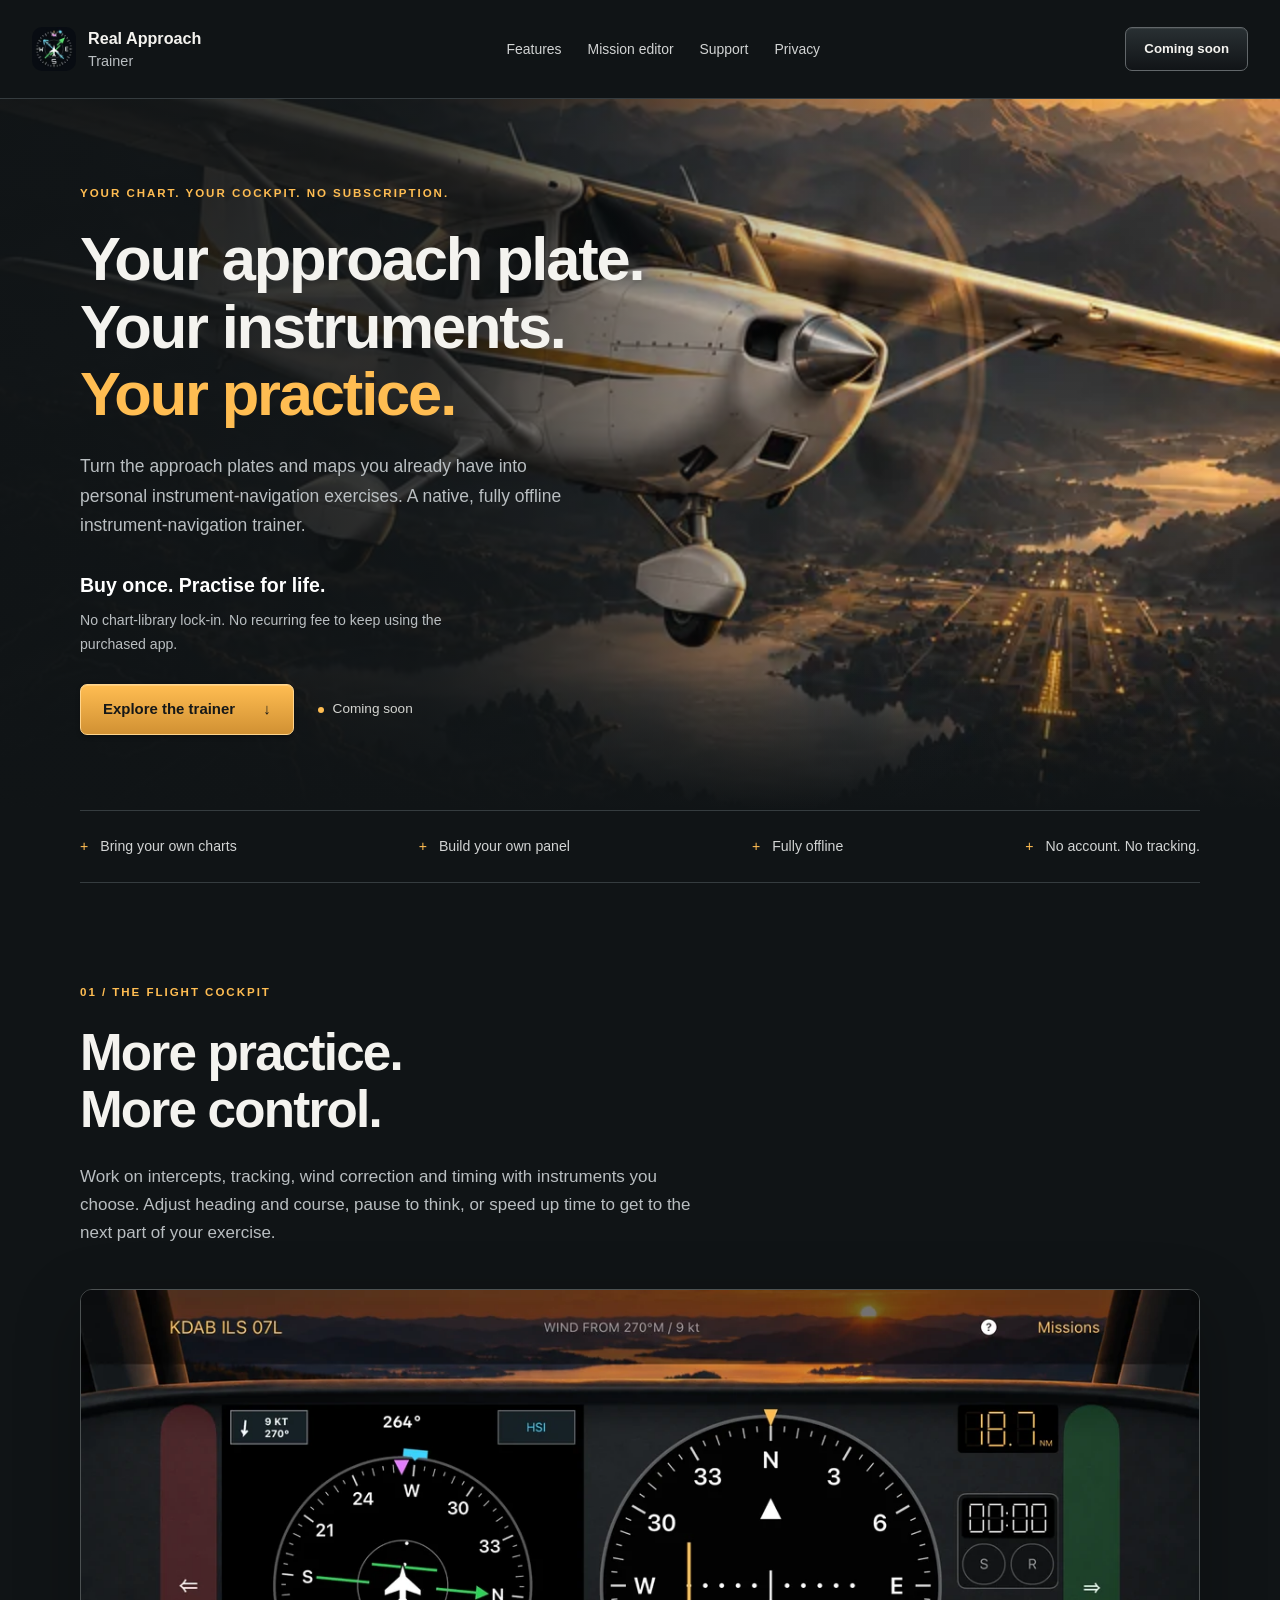
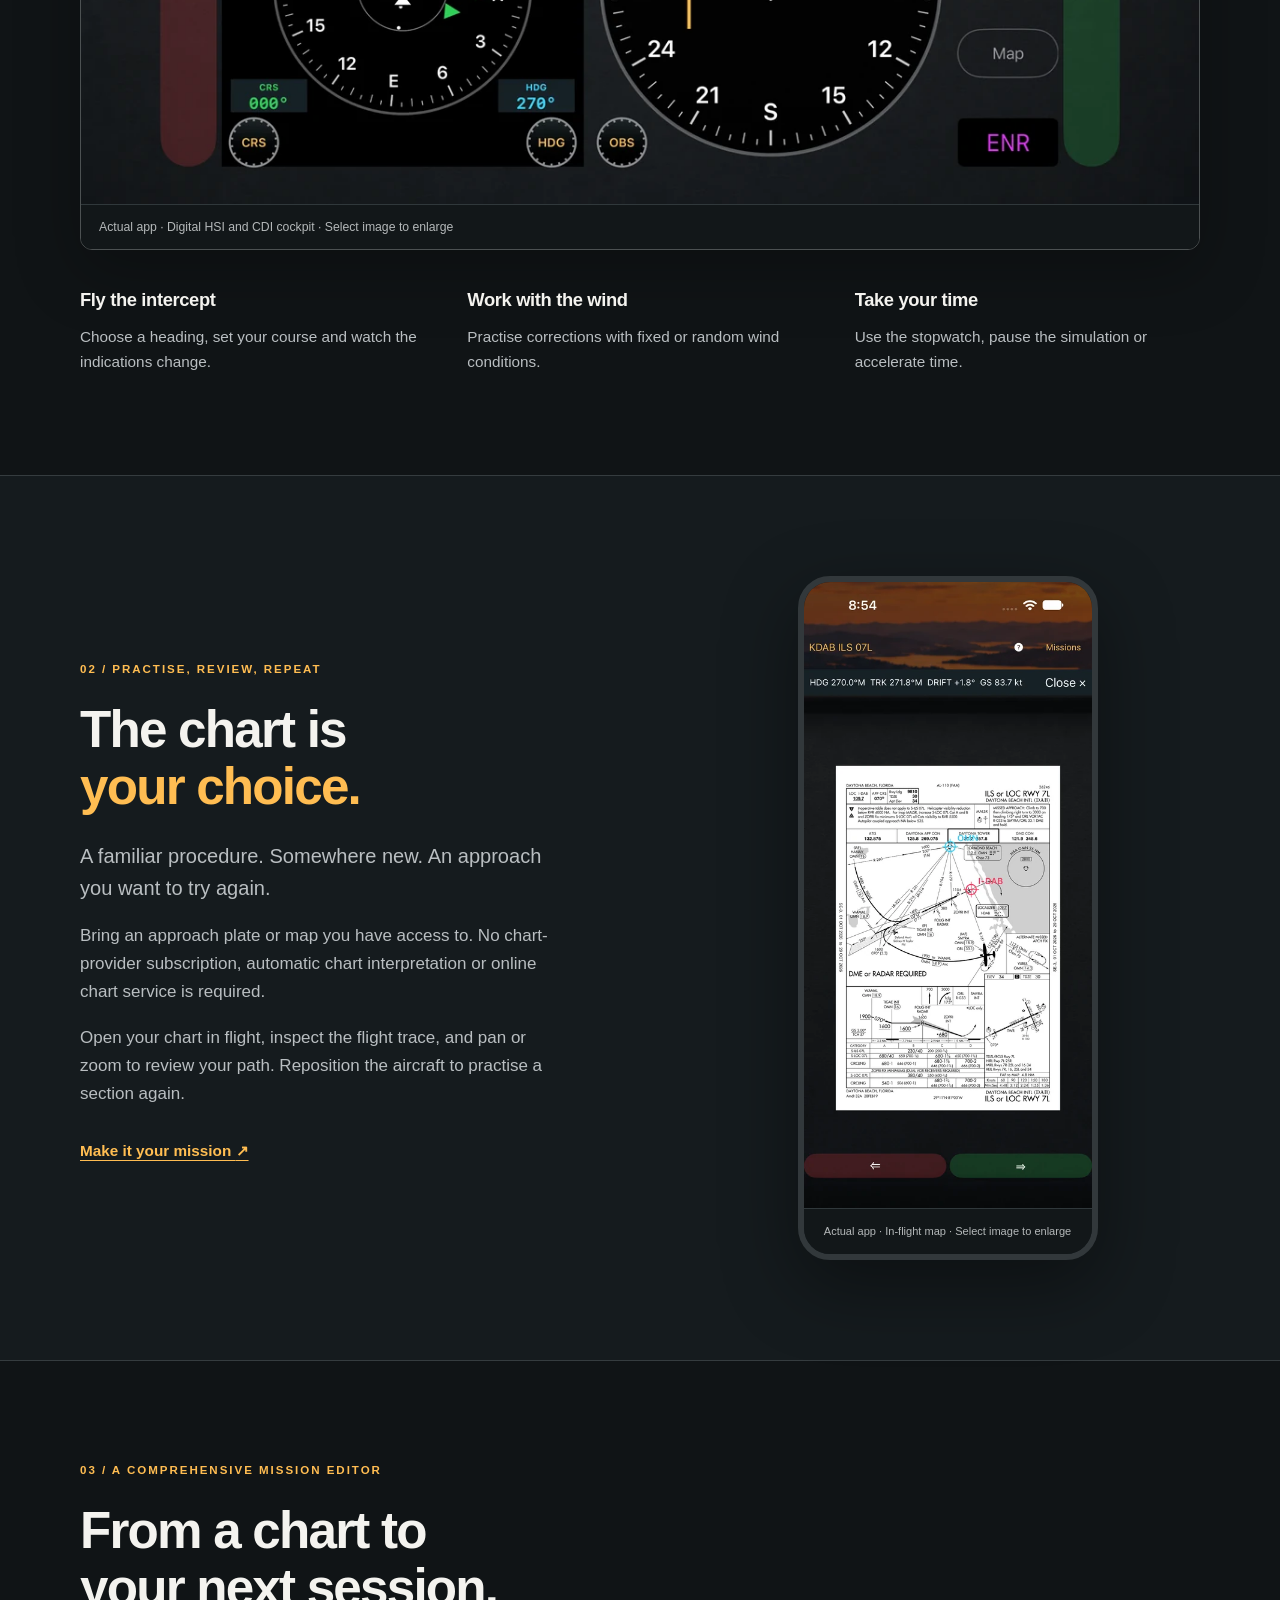
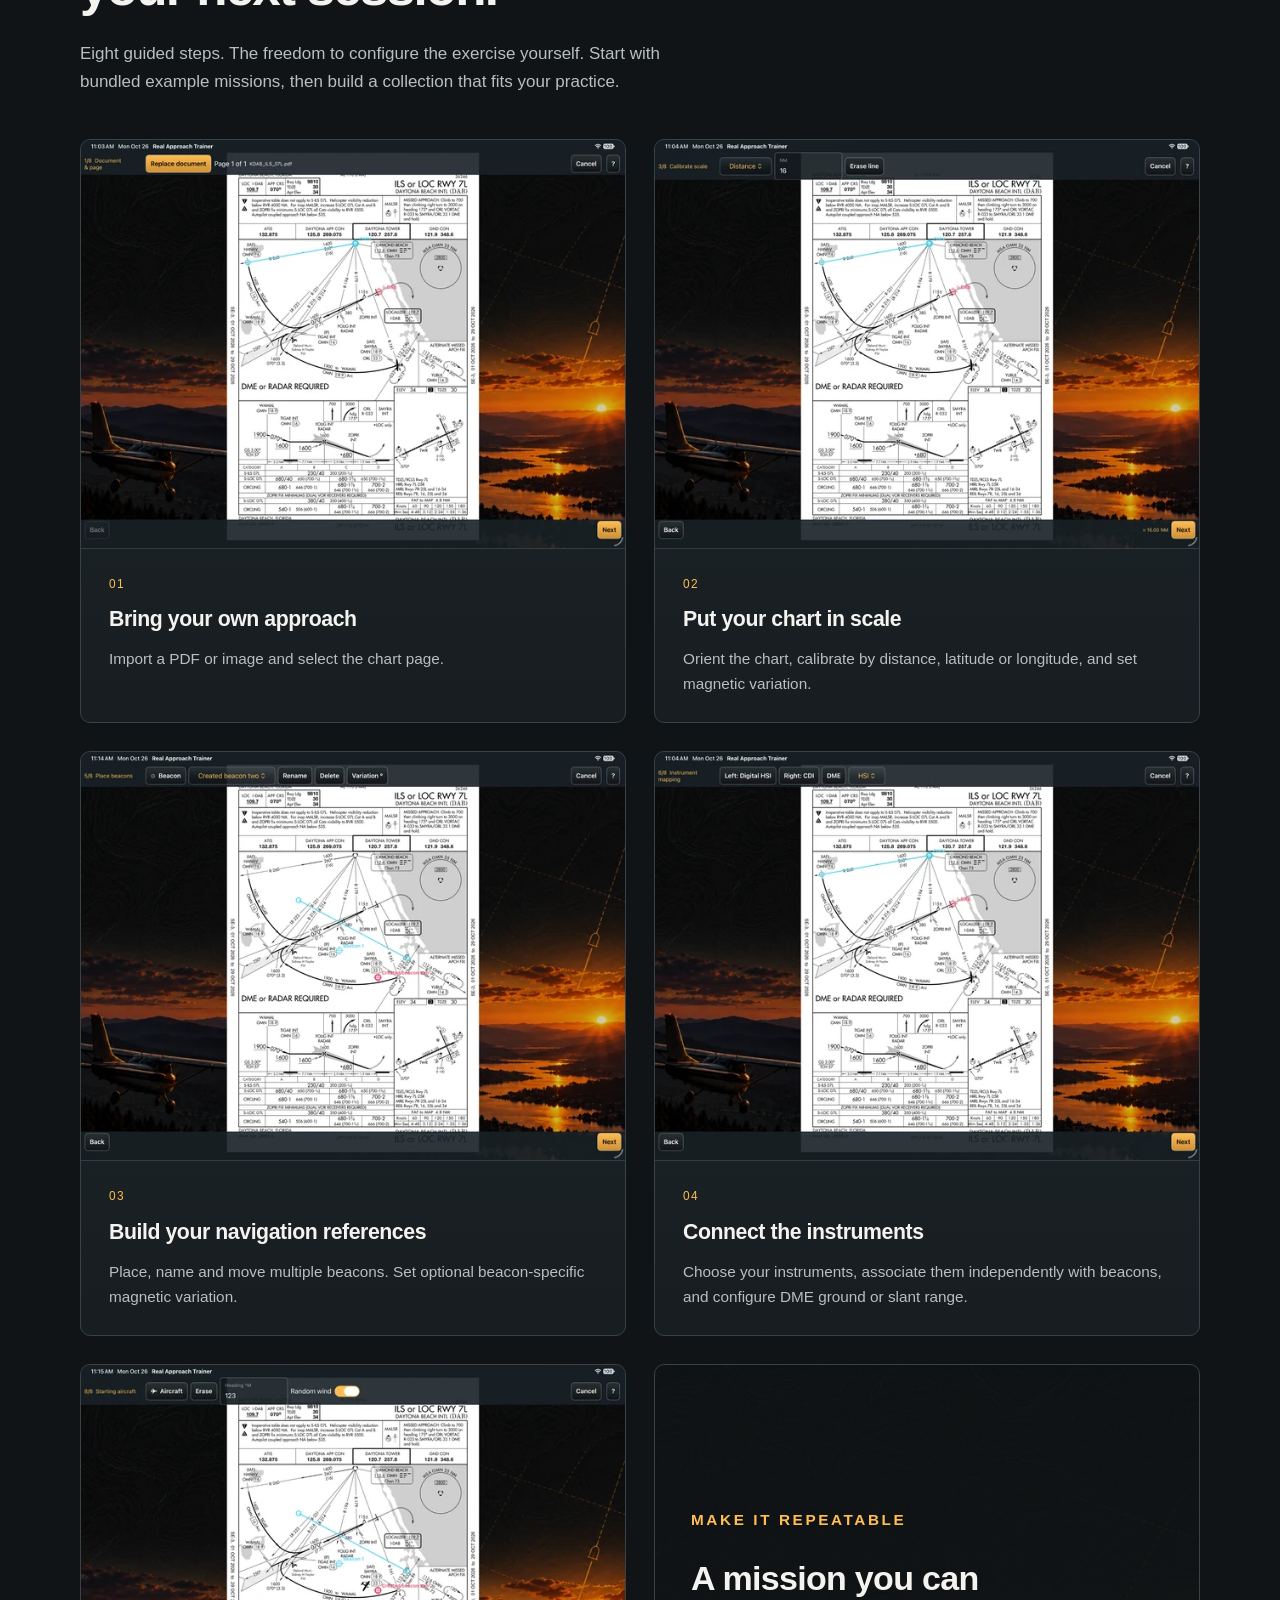
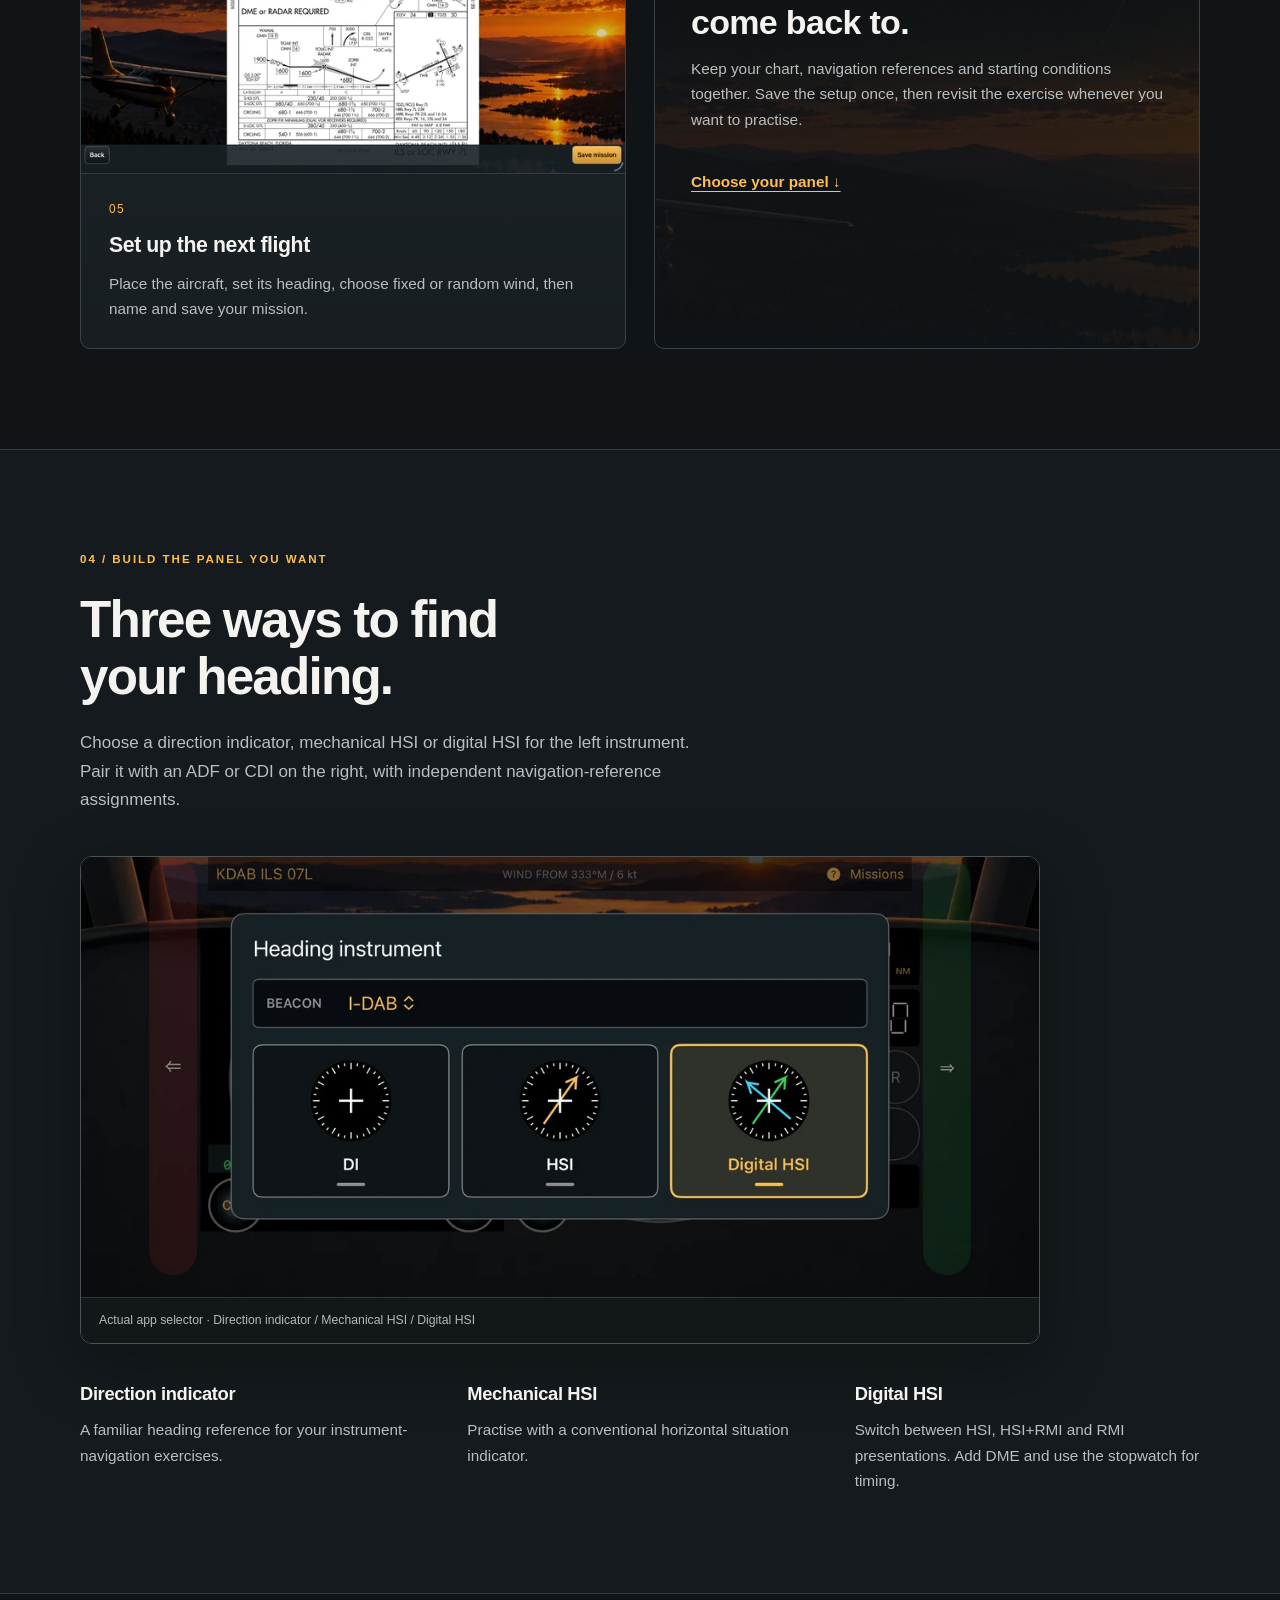
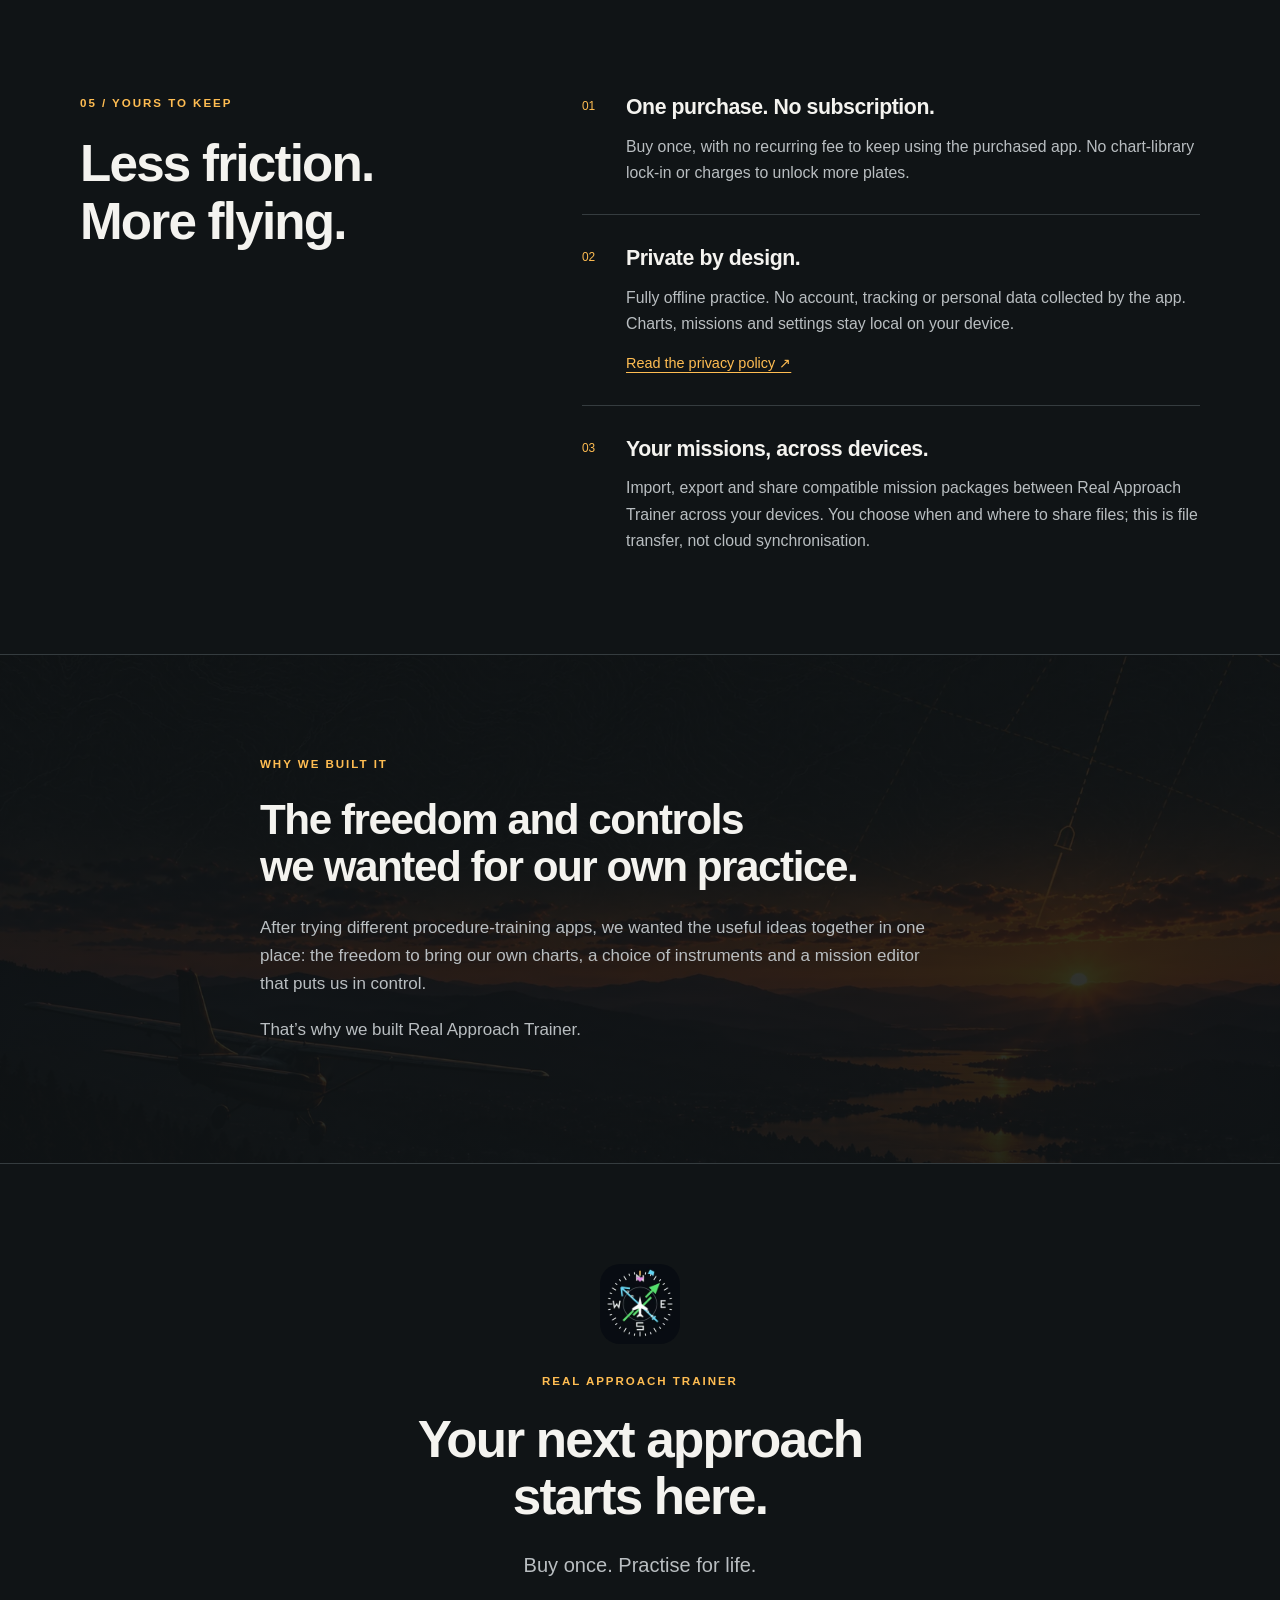
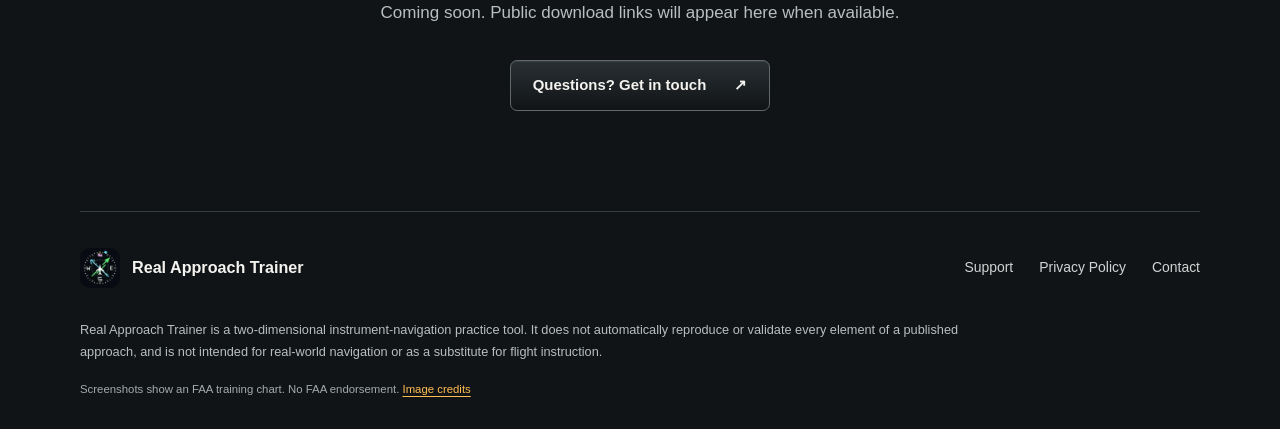
<file: index.html>
<!doctype html>
<html lang="en">
<head>
<meta charset="utf-8">
<meta name="viewport" content="width=device-width, initial-scale=1">
<meta name="description" content="Your approach plate. Your instruments. Your practice. Real Approach Trainer is a fully offline instrument-navigation trainer. Buy once, no subscription.">
<link rel="canonical" href="https://approachtrainer.com/">
<meta property="og:url" content="https://approachtrainer.com/">
<meta name="color-scheme" content="dark">
<meta name="theme-color" content="#101416">
<title>Real Approach Trainer — Your approach. Your practice.</title>
<link rel="icon" type="image/webp" href="assets/app-icon-96.webp">
<link rel="stylesheet" href="styles.css">
</head>
<body class="landing">
<a class="skip" href="#main">Skip to content</a>
<header class="site-header">
<div class="header-inner">
<a class="brand" href="./">
<img src="./assets/app-icon-96.webp" width="44" height="44" alt="">
<span>Real Approach<span class="brand-second">Trainer</span>
</span>
</a>
<nav aria-label="Main navigation">
<a href="./#features">Features</a>
<a href="./#mission-editor">Mission editor</a>
<a href="./support/">Support</a>
<a href="./privacy/">Privacy</a>
</nav>
<a class="button secondary availability" href="./#availability">Coming soon</a>
</div>
</header>
<main id="main">
<section class="hero" aria-labelledby="hero-title">
<picture class="hero-art">
<source media="(max-width: 720px)" srcset="assets/hero-portrait-640.webp 640w, assets/hero-portrait-941.webp 941w" sizes="100vw">
<img src="assets/hero-landscape-1672.webp" srcset="assets/hero-landscape-960.webp 960w, assets/hero-landscape-1672.webp 1672w" sizes="100vw" width="1672" height="941" alt="" fetchpriority="high">
</picture>
<div class="hero-content wrap">
<p class="eyebrow">Your chart. Your cockpit. No subscription.</p>
<h1 id="hero-title">Your approach plate.<br>Your instruments.<br>
<em>Your practice.</em>
</h1>
<p class="hero-description">Turn the approach plates and maps you already have into personal instrument-navigation exercises. A native, fully offline instrument-navigation trainer.</p>
<p class="value-line">Buy once. Practise for life.</p>
<p class="hero-note">No chart-library lock-in. No recurring fee to keep using the purchased app.</p>
<div class="actions">
<a class="button" href="#features">Explore the trainer <span aria-hidden="true">↓</span>
</a>
<span class="status">Coming soon</span>
</div>
</div>
</section>
<div class="principles wrap" aria-label="Product highlights">
<span>Bring your own charts</span>
<span>Build your own panel</span>
<span>Fully offline</span>
<span>No account. No tracking.</span>
</div>
<section class="section wrap" id="features">
<div class="section-heading">
<p class="eyebrow">01 / The flight cockpit</p>
<h2>More practice.<br>More control.</h2>
<p>Work on intercepts, tracking, wind correction and timing with instruments you choose. Adjust heading and course, pause to think, or speed up time to get to the next part of your exercise.</p>
</div>
<figure class="screen wide-screen">
<a class="image-link" href="assets/cockpit-1200.webp" aria-label="Open full cockpit screenshot">
<img class="" src="assets/cockpit-1200.webp" srcset="assets/cockpit-640.webp 640w, assets/cockpit-1200.webp 1200w" sizes="(max-width: 720px) 92vw, 1120px" width="1200" height="552" alt="Real Approach Trainer landscape cockpit with digital HSI, CDI, DME, stopwatch and flight controls" loading="lazy" decoding="async">
</a>
<figcaption>Actual app · Digital HSI and CDI cockpit · Select image to enlarge</figcaption>
</figure>
<div class="three-notes">
<div>
<h3>Fly the intercept</h3>
<p>Choose a heading, set your course and watch the indications change.</p>
</div>
<div>
<h3>Work with the wind</h3>
<p>Practise corrections with fixed or random wind conditions.</p>
</div>
<div>
<h3>Take your time</h3>
<p>Use the stopwatch, pause the simulation or accelerate time.</p>
</div>
</div>
</section>
<section class="map-section section">
<div class="wrap split">
<div class="map-copy">
<p class="eyebrow">02 / Practise, review, repeat</p>
<h2>The chart is<br>
<em>your choice.</em>
</h2>
<p class="lead">A familiar procedure. Somewhere new. An approach you want to try again.</p>
<p>Bring an approach plate or map you have access to. No chart-provider subscription, automatic chart interpretation or online chart service is required.</p>
<p>Open your chart in flight, inspect the flight trace, and pan or zoom to review your path. Reposition the aircraft to practise a section again.</p>
<a class="text-link" href="#mission-editor">Make it your mission <span aria-hidden="true">↗</span>
</a>
</div>
<figure class="phone-screen">
<a class="image-link" href="assets/map-800.webp" aria-label="Open full map screenshot">
<img class="" src="assets/map-800.webp" srcset="assets/map-480.webp 480w, assets/map-800.webp 800w" sizes="(max-width: 720px) 80vw, 360px" width="800" height="1739" alt="In-flight map showing FAA Daytona Beach ILS or LOC Runway 7L chart, aircraft position, navigation references and flight trace" loading="lazy" decoding="async">
</a>
<figcaption>Actual app · In-flight map · Select image to enlarge</figcaption>
</figure>
</div>
</section>
<section class="section wrap" id="mission-editor">
<div class="section-heading">
<p class="eyebrow">03 / A comprehensive mission editor</p>
<h2>From a chart to<br>your next session.</h2>
<p>Eight guided steps. The freedom to configure the exercise yourself. Start with bundled example missions, then build a collection that fits your practice.</p>
</div>
<div class="editor-grid">
<article class="editor-card">
<figure>
<a class="image-link" href="assets/import-1200.webp" aria-label="Open full import screenshot">
<img class="" src="assets/import-1200.webp" srcset="assets/import-640.webp 640w, assets/import-1200.webp 1200w" sizes="(max-width: 720px) 92vw, (max-width: 1000px) 46vw, 540px" width="1200" height="900" alt="Mission editor document and page step with an imported FAA Daytona Beach approach plate" loading="lazy" decoding="async">
</a>
</figure>
<div class="card-copy">
<span class="step">01</span>
<h3>Bring your own approach</h3>
<p>Import a PDF or image and select the chart page.</p>
</div>
</article>
<article class="editor-card">
<figure>
<a class="image-link" href="assets/calibration-1200.webp" aria-label="Open full calibration screenshot">
<img class="" src="assets/calibration-1200.webp" srcset="assets/calibration-640.webp 640w, assets/calibration-1200.webp 1200w" sizes="(max-width: 720px) 92vw, (max-width: 1000px) 46vw, 540px" width="1200" height="900" alt="Mission editor calibrating the scale of the FAA Daytona Beach chart using a drawn distance reference" loading="lazy" decoding="async">
</a>
</figure>
<div class="card-copy">
<span class="step">02</span>
<h3>Put your chart in scale</h3>
<p>Orient the chart, calibrate by distance, latitude or longitude, and set magnetic variation.</p>
</div>
</article>
<article class="editor-card">
<figure>
<a class="image-link" href="assets/beacons-1200.webp" aria-label="Open full beacons screenshot">
<img class="" src="assets/beacons-1200.webp" srcset="assets/beacons-640.webp 640w, assets/beacons-1200.webp 1200w" sizes="(max-width: 720px) 92vw, (max-width: 1000px) 46vw, 540px" width="1200" height="900" alt="Mission editor showing two user-placed beacons on the FAA Daytona Beach chart" loading="lazy" decoding="async">
</a>
</figure>
<div class="card-copy">
<span class="step">03</span>
<h3>Build your navigation references</h3>
<p>Place, name and move multiple beacons. Set optional beacon-specific magnetic variation.</p>
</div>
</article>
<article class="editor-card">
<figure>
<a class="image-link" href="assets/associations-1200.webp" aria-label="Open full associations screenshot">
<img class="" src="assets/associations-1200.webp" srcset="assets/associations-640.webp 640w, assets/associations-1200.webp 1200w" sizes="(max-width: 720px) 92vw, (max-width: 1000px) 46vw, 540px" width="1200" height="900" alt="Instrument mapping step with left digital HSI, right CDI and DME controls above the FAA chart" loading="lazy" decoding="async">
</a>
</figure>
<div class="card-copy">
<span class="step">04</span>
<h3>Connect the instruments</h3>
<p>Choose your instruments, associate them independently with beacons, and configure DME ground or slant range.</p>
</div>
</article>
<article class="editor-card">
<figure>
<a class="image-link" href="assets/aircraft-1200.webp" aria-label="Open full aircraft screenshot">
<img class="" src="assets/aircraft-1200.webp" srcset="assets/aircraft-640.webp 640w, assets/aircraft-1200.webp 1200w" sizes="(max-width: 720px) 92vw, (max-width: 1000px) 46vw, 540px" width="1200" height="900" alt="Starting aircraft step showing aircraft position, heading and random wind controls on the FAA chart" loading="lazy" decoding="async">
</a>
</figure>
<div class="card-copy">
<span class="step">05</span>
<h3>Set up the next flight</h3>
<p>Place the aircraft, set its heading, choose fixed or random wind, then name and save your mission.</p>
</div>
</article>
<article class="editor-card editor-summary">
<p class="eyebrow">Make it repeatable</p>
<h3>A mission you can<br>come back to.</h3>
<p>Keep your chart, navigation references and starting conditions together. Save the setup once, then revisit the exercise whenever you want to practise.</p>
<a class="text-link" href="#your-panel">Choose your panel ↓</a>
</article>
</div>
</section>
<section class="panel-section section" id="your-panel">
<div class="wrap">
<div class="section-heading">
<p class="eyebrow">04 / Build the panel you want</p>
<h2>Three ways to find<br>your heading.</h2>
<p>Choose a direction indicator, mechanical HSI or digital HSI for the left instrument. Pair it with an ADF or CDI on the right, with independent navigation-reference assignments.</p>
</div>
<figure class="screen selector">
<a class="image-link" href="assets/instruments-1200.webp" aria-label="Open full instruments screenshot">
<img class="" src="assets/instruments-1200.webp" srcset="assets/instruments-640.webp 640w, assets/instruments-1200.webp 1200w" sizes="(max-width: 720px) 92vw, 1120px" width="1200" height="552" alt="Actual left instrument selector offering DI, HSI and Digital HSI, with Digital HSI selected" loading="lazy" decoding="async">
</a>
<figcaption>Actual app selector · Direction indicator / Mechanical HSI / Digital HSI</figcaption>
</figure>
<div class="three-notes">
<div>
<h3>Direction indicator</h3>
<p>A familiar heading reference for your instrument-navigation exercises.</p>
</div>
<div>
<h3>Mechanical HSI</h3>
<p>Practise with a conventional horizontal situation indicator.</p>
</div>
<div>
<h3>Digital HSI</h3>
<p>Switch between HSI, HSI+RMI and RMI presentations. Add DME and use the stopwatch for timing.</p>
</div>
</div>
</div>
</section>
<section class="section wrap value-section">
<div>
<p class="eyebrow">05 / Yours to keep</p>
<h2>Less friction.<br>More flying.</h2>
</div>
<div class="value-grid">
<article>
<span aria-hidden="true">01</span>
<h3>One purchase. No subscription.</h3>
<p>Buy once, with no recurring fee to keep using the purchased app. No chart-library lock-in or charges to unlock more plates.</p>
</article>
<article>
<span aria-hidden="true">02</span>
<h3>Private by design.</h3>
<p>Fully offline practice. No account, tracking or personal data collected by the app. Charts, missions and settings stay local on your device.</p>
<a href="privacy/">Read the privacy policy ↗</a>
</article>
<article>
<span aria-hidden="true">03</span>
<h3>Your missions, across devices.</h3>
<p>Import, export and share compatible mission packages between Real Approach Trainer across your devices. You choose when and where to share files; this is file transfer, not cloud synchronisation.</p>
</article>
</div>
</section>
<section class="origin section">
<div class="wrap origin-inner">
<p class="eyebrow">Why we built it</p>
<h2>The freedom and controls<br>we wanted for our own practice.</h2>
<p>After trying different procedure-training apps, we wanted the useful ideas together in one place: the freedom to bring our own charts, a choice of instruments and a mission editor that puts us in control.</p>
<p>That’s why we built Real Approach Trainer.</p>
</div>
</section>
<section class="section wrap final-cta" id="availability">
<img src="assets/app-icon-192.webp" width="80" height="80" alt="Real Approach Trainer digital HSI app icon" loading="lazy">
<p class="eyebrow">Real Approach Trainer</p>
<h2>Your next approach<br>starts here.</h2>
<p class="lead">Buy once. Practise for life.</p>
<p>Coming soon. Public download links will appear here when available.</p>
<a class="button secondary" href="support/">Questions? Get in touch <span aria-hidden="true">↗</span>
</a>
</section>
</main>
<footer class="site-footer">
<div class="footer-top">
<a class="brand" href="./">
<img src="./assets/app-icon-96.webp" width="40" height="40" alt="">
<span>Real Approach Trainer</span>
</a>
<nav aria-label="Footer navigation">
<a href="./support/">Support</a>
<a href="./privacy/">Privacy Policy</a>
<a href="mailto:support@approachtrainer.com">Contact</a>
</nav>
</div>
<p class="limitation">Real Approach Trainer is a two-dimensional instrument-navigation practice tool. It does not automatically reproduce or validate every element of a published approach, and is not intended for real-world navigation or as a substitute for flight instruction.</p>
<p class="credits">Screenshots show an FAA training chart. No FAA endorsement. <a href="./ASSETS.md">Image credits</a>
</p>
</footer>
</body>
</html>
</file>
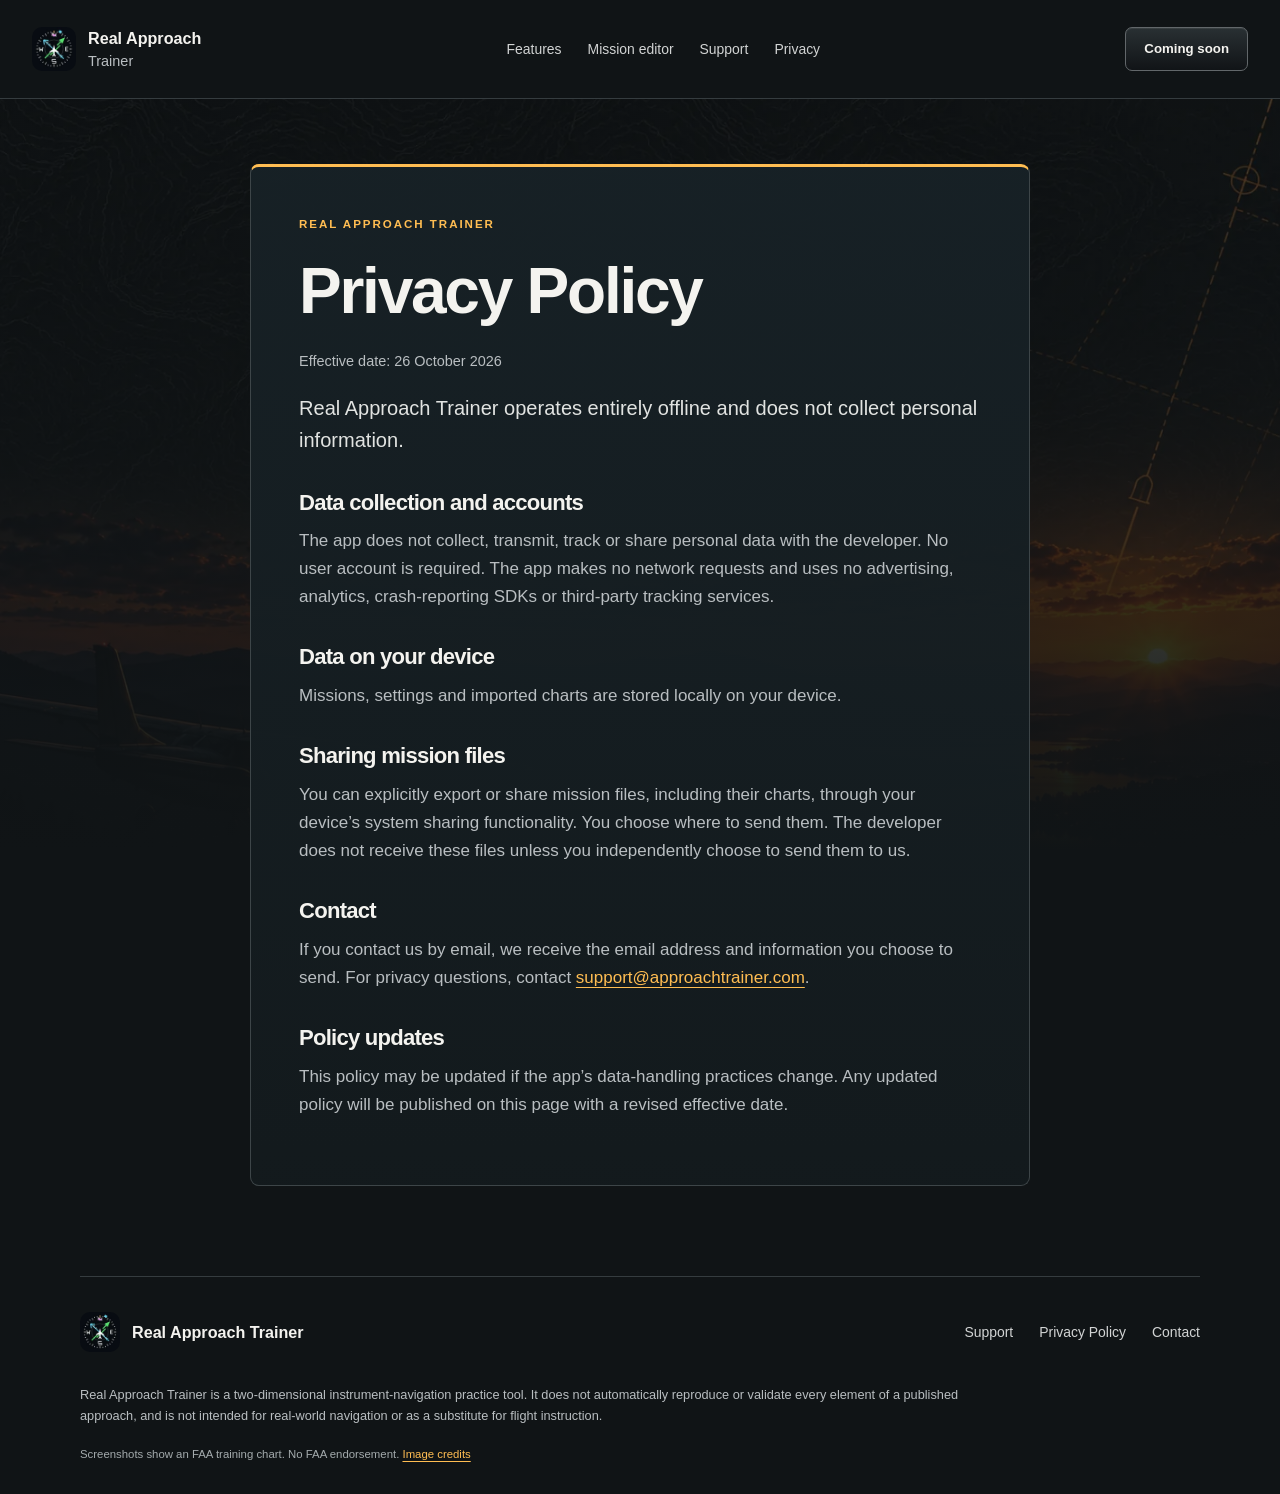
<file: privacy/index.html>
<!doctype html>
<html lang="en">
<head>
<meta charset="utf-8">
<meta name="viewport" content="width=device-width, initial-scale=1">
<meta name="description" content="Privacy policy for Real Approach Trainer.">
<link rel="canonical" href="https://approachtrainer.com/privacy/">
<meta property="og:url" content="https://approachtrainer.com/privacy/">
<meta name="color-scheme" content="dark">
<title>Privacy Policy | Real Approach Trainer</title>
<link rel="stylesheet" href="../styles.css">
<meta name="theme-color" content="#101416">
<link rel="icon" type="image/webp" href="../assets/app-icon-96.webp">
</head>
<body class="document-page">
<a class="skip" href="#main">Skip to content</a>
<header class="site-header">
<div class="header-inner">
<a class="brand" href="../">
<img src="../assets/app-icon-96.webp" width="44" height="44" alt="">
<span>Real Approach<span class="brand-second">Trainer</span>
</span>
</a>
<nav aria-label="Main navigation">
<a href="../#features">Features</a>
<a href="../#mission-editor">Mission editor</a>
<a href="../support/">Support</a>
<a href="../privacy/">Privacy</a>
</nav>
<a class="button secondary availability" href="../#availability">Coming soon</a>
</div>
</header>
<main id="main" class="document">
<article>
<p class="eyebrow">Real Approach Trainer</p>
<h1>Privacy Policy</h1>
<p class="date">Effective date: <time datetime="2026-10-26">26 October 2026</time>
</p>
<p class="lead">Real Approach Trainer operates entirely offline and does not collect personal information.</p>
<section>
<h2>Data collection and accounts</h2>
<p>The app does not collect, transmit, track or share personal data with the developer. No user account is required. The app makes no network requests and uses no advertising, analytics, crash-reporting SDKs or third-party tracking services.</p>
</section>
<section>
<h2>Data on your device</h2>
<p>Missions, settings and imported charts are stored locally on your device.</p>
</section>
<section>
<h2>Sharing mission files</h2>
<p>You can explicitly export or share mission files, including their charts, through your device’s system sharing functionality. You choose where to send them. The developer does not receive these files unless you independently choose to send them to us.</p>
</section>
<section>
<h2>Contact</h2>
<p>If you contact us by email, we receive the email address and information you choose to send. For privacy questions, contact <a href="mailto:support@approachtrainer.com">support@approachtrainer.com</a>.</p>
</section>
<section>
<h2>Policy updates</h2>
<p>This policy may be updated if the app’s data-handling practices change. Any updated policy will be published on this page with a revised effective date.</p>
</section>
</article>
</main>
<footer class="site-footer">
<div class="footer-top">
<a class="brand" href="../">
<img src="../assets/app-icon-96.webp" width="40" height="40" alt="">
<span>Real Approach Trainer</span>
</a>
<nav aria-label="Footer navigation">
<a href="../support/">Support</a>
<a href="../privacy/">Privacy Policy</a>
<a href="mailto:support@approachtrainer.com">Contact</a>
</nav>
</div>
<p class="limitation">Real Approach Trainer is a two-dimensional instrument-navigation practice tool. It does not automatically reproduce or validate every element of a published approach, and is not intended for real-world navigation or as a substitute for flight instruction.</p>
<p class="credits">Screenshots show an FAA training chart. No FAA endorsement. <a href="../ASSETS.md">Image credits</a>
</p>
</footer>
</body>
</html>
</file>
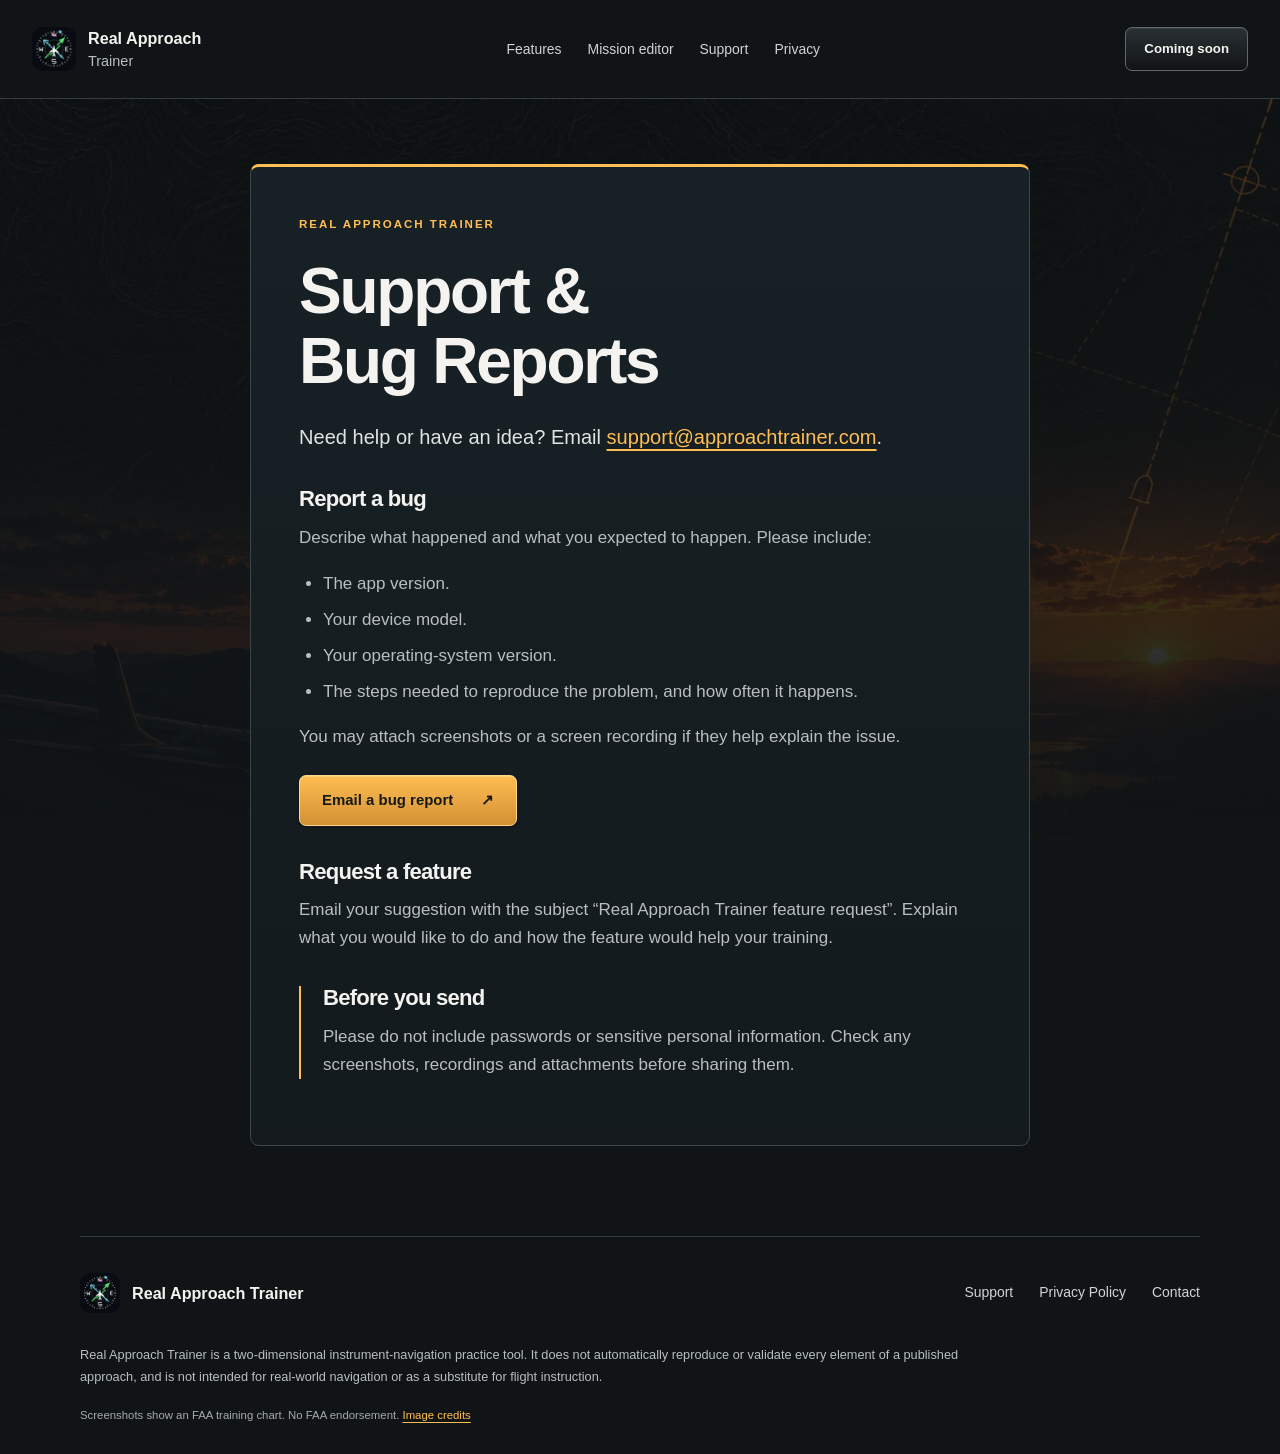
<file: support/index.html>
<!doctype html>
<html lang="en">
<head>
<meta charset="utf-8">
<meta name="viewport" content="width=device-width, initial-scale=1">
<meta name="description" content="Contact support, report bugs and suggest features for Real Approach Trainer.">
<link rel="canonical" href="https://approachtrainer.com/support/">
<meta property="og:url" content="https://approachtrainer.com/support/">
<meta name="color-scheme" content="dark">
<title>Support &amp; Bug Reports | Real Approach Trainer</title>
<link rel="stylesheet" href="../styles.css">
<meta name="theme-color" content="#101416">
<link rel="icon" type="image/webp" href="../assets/app-icon-96.webp">
</head>
<body class="document-page">
<a class="skip" href="#main">Skip to content</a>
<header class="site-header">
<div class="header-inner">
<a class="brand" href="../">
<img src="../assets/app-icon-96.webp" width="44" height="44" alt="">
<span>Real Approach<span class="brand-second">Trainer</span>
</span>
</a>
<nav aria-label="Main navigation">
<a href="../#features">Features</a>
<a href="../#mission-editor">Mission editor</a>
<a href="../support/">Support</a>
<a href="../privacy/">Privacy</a>
</nav>
<a class="button secondary availability" href="../#availability">Coming soon</a>
</div>
</header>
<main id="main" class="document">
<article>
<p class="eyebrow">Real Approach Trainer</p>
<h1>Support &amp;<br>Bug Reports</h1>
<p class="lead">Need help or have an idea? Email <a href="mailto:support@approachtrainer.com">support@approachtrainer.com</a>.</p>
<section>
<h2>Report a bug</h2>
<p>Describe what happened and what you expected to happen. Please include:</p>
<ul>
<li>The app version.</li>
<li>Your device model.</li>
<li>Your operating-system version.</li>
<li>The steps needed to reproduce the problem, and how often it happens.</li>
</ul>
<p>You may attach screenshots or a screen recording if they help explain the issue.</p>
<a class="button" href="mailto:support@approachtrainer.com?subject=Real%20Approach%20Trainer%20bug%20report">Email a bug report <span aria-hidden="true">↗</span>
</a>
</section>
<section>
<h2>Request a feature</h2>
<p>Email your suggestion with the subject “Real Approach Trainer feature request”. Explain what you would like to do and how the feature would help your training.</p>
</section>
<section class="notice">
<h2>Before you send</h2>
<p>Please do not include passwords or sensitive personal information. Check any screenshots, recordings and attachments before sharing them.</p>
</section>
</article>
</main>
<footer class="site-footer">
<div class="footer-top">
<a class="brand" href="../">
<img src="../assets/app-icon-96.webp" width="40" height="40" alt="">
<span>Real Approach Trainer</span>
</a>
<nav aria-label="Footer navigation">
<a href="../support/">Support</a>
<a href="../privacy/">Privacy Policy</a>
<a href="mailto:support@approachtrainer.com">Contact</a>
</nav>
</div>
<p class="limitation">Real Approach Trainer is a two-dimensional instrument-navigation practice tool. It does not automatically reproduce or validate every element of a published approach, and is not intended for real-world navigation or as a substitute for flight instruction.</p>
<p class="credits">Screenshots show an FAA training chart. No FAA endorsement. <a href="../ASSETS.md">Image credits</a>
</p>
</footer>
</body>
</html>
</file>
<file: styles.css>
* {
  box-sizing:border-box
}

 :root {
  color-scheme:dark;
  --bg:#101416;
  --panel:#172126;
  --amber:#ffbd52;
  --text:#f4f3ef;
  --muted:#b9bec1;
  --border:#353c3f;
  font-family:-apple-system,BlinkMacSystemFont,"Segoe UI",sans-serif;
  color:var(--text);
  background:var(--bg);
  font-size:17px;
  line-height:1.65
}

body {
  margin:0
}

a {
  color:var(--amber);
  text-underline-offset:.25em
}

a:hover {
  color:#ffdb9f
}

a:focus-visible,summary:focus-visible {
  outline:3px solid var(--amber);
  outline-offset:5px;
  border-radius:3px
}

img {
  max-width:100%;
  height:auto;
  display:block
}

p {
  margin:0 0 18px;
  color:var(--muted)
}

h1,h2,h3 {
  font-weight:600;
  line-height:1.12;
  letter-spacing:-.035em;
  margin:0 0 24px;
  color:var(--text)
}

h1 {
  font-size:clamp(2.5rem,4.8vw,4.5rem);
  line-height:1.1
}

h2 {
  font-size:clamp(2.1rem,4vw,3.5rem)
}

h3 {
  font-size:1.25rem;
  letter-spacing:-.02em;
  line-height:1.3;
  margin-bottom:12px
}

em {
  font-style:normal;
  color:var(--amber)
}

.wrap {
  width:min(1120px,calc(100% - 64px));
  margin-inline:auto
}

.site-header {
  background:#101416;
  border-bottom:1px solid var(--border)
}

.header-inner {
  width:min(1360px,calc(100% - 64px));
  margin:auto;
  display:flex;
  align-items:center;
  justify-content:space-between;
  gap:30px;
  min-height:98px
}

.brand {
  display:flex;
  align-items:center;
  gap:12px;
  text-decoration:none;
  color:var(--text);
  font-size:.95rem;
  line-height:1.25;
  font-weight:650;
  flex-shrink:0
}

.brand img {
  border-radius:10px
}

.brand-second {
  display:block;
  font-weight:400;
  color:var(--muted);
  font-size:.85rem;
  margin-top:3px
}

.site-header nav,.site-footer nav {
  display:flex;
  align-items:center;
  gap:26px;
  font-size:.82rem
}

.site-header nav a,.site-footer nav a {
  padding-block:12px;
  text-decoration:none;
  color:#d2d4d4
}

.site-header nav a:hover,.site-footer nav a:hover {
  color:var(--amber)
}

.button {
  display:inline-flex;
  align-items:center;
  justify-content:center;
  gap:28px;
  min-height:48px;
  padding:12px 22px;
  background:linear-gradient(#ffbd52,#d19133);
  border:1px solid #ffd58d;
  color:#161817;
  text-decoration:none;
  border-radius:7px;
  font-size:.88rem;
  font-weight:650;
  box-shadow:inset 0 1px 0 #ffe3b166,0 2px 4px #0004
}

.button:hover {
  color:#101416;
  background:linear-gradient(#ffd080,#e4a74a)
}

.button.secondary {
  background:linear-gradient(#293033,#111417);
  border-color:#62676a;
  color:var(--text);
  box-shadow:inset 0 1px 0 #ffffff12
}

.button.secondary:hover {
  border-color:var(--amber);
  color:var(--amber)
}

.availability {
  font-size:.78rem;
  min-height:44px;
  padding:10px 18px
}

.hero {
  position:relative;
  isolation:isolate;
  min-height:700px;
  display:flex;
  align-items:center;
  overflow:hidden;
  background:#101416
}

.hero-art {
  position:absolute;
  inset:0;
  z-index:-2
}

.hero-art img {
  width:100%;
  height:100%;
  object-fit:cover;
  object-position:center
}

.hero:after {
  content:"";
  position:absolute;
  inset:0;
  z-index:-1;
  background:linear-gradient(90deg,#101416ec 0%,#101416cd 33%,#10141626 63%,transparent 100%),linear-gradient(0deg,#101416,transparent 20%)
}

.hero-content {
  padding-block:85px 75px
}

.eyebrow {
  text-transform:uppercase;
  letter-spacing:.17em;
  font-size:.68rem;
  font-weight:700;
  color:var(--amber);
  margin-bottom:22px
}

.hero-description {
  max-width:490px;
  font-size:1.03rem;
  line-height:1.7
}

.value-line {
  color:#fff;
  font-size:1.15rem;
  font-weight:650;
  margin-top:28px;
  margin-bottom:8px
}

.hero-note {
  max-width:420px;
  font-size:.83rem
}

.actions {
  display:flex;
  align-items:center;
  gap:24px;
  margin-top:28px
}

.status {
  font-size:.8rem;
  color:#d4d5d1
}

.status:before {
  content:"";
  display:inline-block;
  width:6px;
  height:6px;
  border-radius:50%;
  background:var(--amber);
  margin-right:9px
}

.principles {
  display:flex;
  justify-content:space-between;
  gap:20px;
  border-block:1px solid var(--border);
  padding-block:24px;
  font-size:.83rem;
  color:#d2d4d4
}

.principles span:before {
  content:"+";
  color:var(--amber);
  margin-right:12px
}

.section {
  padding-block:100px;
  scroll-margin-top:25px
}

.section-heading {
  max-width:680px;
  margin-bottom:42px
}

.section-heading>p:not(.eyebrow) {
  max-width:620px
}

.screen {
  margin:0;
  border:1px solid #4c5152;
  border-radius:12px;
  overflow:hidden;
  background:#080b0c;
  box-shadow:0 20px 65px #0004
}

.screen img {
  width:100%
}

figcaption {
  padding:13px 18px;
  color:#b4b8b9;
  font-size:.72rem;
  line-height:1.5;
  background:#121719;
  border-top:1px solid #30383b
}

.three-notes {
  display:grid;
  grid-template-columns:repeat(3,1fr);
  gap:42px;
  margin-top:38px
}

.three-notes p {
  font-size:.9rem;
  margin:0
}

.three-notes h3 {
  font-size:1.08rem
}

.map-section {
  background:#151b1e;
  border-block:1px solid var(--border);
  position:relative
}

.split {
  display:grid;
  grid-template-columns:1fr 1fr;
  align-items:center;
  gap:110px
}

.map-copy {
  max-width:490px
}

.lead {
  font-size:1.18rem;
  line-height:1.6
}

.text-link {
  display:inline-block;
  font-size:.9rem;
  font-weight:600;
  padding-block:12px
}

.phone-screen {
  margin:0 auto;
  width:300px;
  max-width:100%;
  border:6px solid #32383b;
  border-radius:32px;
  overflow:hidden;
  box-shadow:0 25px 75px #0006
}

.phone-screen img {
  width:100%
}

.phone-screen figcaption {
  text-align:center;
  padding:14px 5px;
  font-size:.65rem
}

.editor-grid {
  display:grid;
  grid-template-columns:1fr 1fr;
  gap:28px
}

.editor-card {
  background:linear-gradient(#20292d,#171d20);
  border:1px solid #394246;
  border-radius:10px;
  overflow:hidden
}

.editor-card figure {
  margin:0;
  border-bottom:1px solid var(--border)
}

.editor-card img {
  width:100%
}

.card-copy {
  padding:26px 28px
}

.step {
  display:block;
  font-size:.7rem;
  letter-spacing:.12em;
  color:var(--amber);
  margin-bottom:12px
}

.editor-card p {
  font-size:.9rem;
  margin-bottom:0
}

.editor-summary {
  padding:46px 36px;
  display:flex;
  flex-direction:column;
  justify-content:center;
  background:linear-gradient(#101416b8,#101416ed),url('assets/library-960.webp') center/cover
}

.editor-summary h3 {
  font-size:2rem
}

.editor-summary .eyebrow {
  margin-bottom:24px
}

.editor-summary .text-link {
  margin-top:25px
}

.panel-section {
  background:#141a1d;
  border-block:1px solid var(--border)
}

.selector {
  max-width:960px
}

.value-section {
  display:grid;
  grid-template-columns:.8fr 1.2fr;
  gap:90px
}

.value-grid {
  display:grid;
  gap:30px
}

.value-grid article {
  border-bottom:1px solid var(--border);
  padding-bottom:28px;
  position:relative;
  padding-left:44px
}

.value-grid article>span {
  position:absolute;
  left:0;
  top:3px;
  color:var(--amber);
  font-size:.7rem
}

.value-grid article:last-child {
  border-bottom:0;
  padding-bottom:0
}

.value-grid p {
  font-size:.93rem;
  margin:0
}

.value-grid a {
  font-size:.85rem;
  display:inline-block;
  padding-top:15px
}

.origin {
  background:linear-gradient(#101416ca,#101416e8),url('assets/library-1672.webp') center 70%/cover;
  border-block:1px solid var(--border)
}

.origin-inner {
  max-width:760px
}

.origin h2 {
  font-size:clamp(1.8rem,3.3vw,2.8rem)
}

.origin p:not(.eyebrow) {
  max-width:670px
}

.final-cta {
  text-align:center
}

.final-cta>img {
  margin:0 auto 28px;
  border-radius:20px
}

.final-cta .eyebrow {
  margin-bottom:20px
}

.final-cta p {
  max-width:540px;
  margin-inline:auto
}

.final-cta .button {
  margin-top:15px
}

.site-footer {
  border-top:1px solid var(--border);
  width:min(1120px,calc(100% - 64px));
  margin:auto;
  padding-block:32px 30px
}

.footer-top {
  display:flex;
  align-items:center;
  justify-content:space-between;
  gap:24px;
  margin-bottom:28px
}

.limitation {
  font-size:.75rem;
  max-width:920px;
  line-height:1.7
}

.credits {
  font-size:.67rem;
  margin:0;
  color:#a4abad
}

.skip {
  position:absolute;
  top:-100px;
  left:20px;
  padding:12px;
  background:var(--panel);
  z-index:10
}

.skip:focus {
  top:12px
}

.document-page {
  background:#101416
}

.document {
  width:min(780px,calc(100% - 64px));
  margin:65px auto 90px;
  padding:48px;
  background:linear-gradient(#172126f5,#131a1df5);
  border:1px solid #3d4548;
  border-top:3px solid var(--amber);
  border-radius:9px;
  position:relative
}

.document-page:before {
  content:"";
  position:absolute;
  top:98px;
  left:0;
  width:100%;
  height:650px;
  z-index:-1;
  background:linear-gradient(#10141666,#101416),url('assets/library-1672.webp') center/cover
}

.document h1 {
  font-size:clamp(2.2rem,5vw,3.8rem)
}

.document h2 {
  font-size:1.3rem;
  margin-bottom:12px
}

.document section {
  margin-top:34px
}

.document .lead {
  color:#e1e3e1
}

.date {
  font-size:.85rem
}

.notice {
  border-left:2px solid var(--amber);
  padding-left:22px
}

.document li {
  color:var(--muted);
  margin-bottom:8px
}

.document ul {
  padding-left:24px
}

.document a {
  overflow-wrap:anywhere
}

.document .button {
  margin-top:6px
}

.document .button:hover {
  color:#111
}

.document .contact {
  border-top:1px solid var(--border);
  padding-top:28px
}


@media(min-width:1700px) {
  .hero {
  min-height:780px
}

.hero-art img {
  object-position:center 47%
}


}


@media(max-width:1000px) {
  .header-inner {
  gap:16px;
  width:calc(100% - 40px)
}

.site-header nav {
  gap:18px
}

.brand {
  font-size:.8rem
}

.availability {
  display:none
}

.hero {
  min-height:650px
}

.hero-content {
  padding-block:70px
}

.hero:after {
  background:linear-gradient(90deg,#101416ed,#101416bb 42%,#10141620),linear-gradient(0deg,#101416,transparent 30%)
}

.split {
  gap:45px
}

.value-section {
  gap:45px
}

.three-notes {
  gap:24px
}

.principles {
  flex-wrap:wrap;
  justify-content:flex-start;
  column-gap:30px
}

.section {
  padding-block:75px
}


}


@media(max-width:720px) {
  .wrap,.site-footer {
  width:calc(100% - 40px)
}

.header-inner {
  flex-wrap:wrap;
  gap:12px;
  padding-block:17px
}

.brand {
  font-size:.85rem
}

.brand img {
  width:38px;
  height:38px
}

.brand-second {
  display:inline;
  margin-left:4px;
  font-size:inherit
}

.site-header nav {
  width:100%;
  justify-content:space-between;
  gap:10px;
  font-size:.75rem
}

.site-header nav a {
  padding-block:8px
}

.hero {
  min-height:920px;
  align-items:flex-start
}

.hero-content {
  padding-block:42px 330px
}

.hero-art img {
  object-position:center bottom
}

.hero:after {
  background:linear-gradient(180deg,#101416d9 0%,#101416d6 32%,#10141614 67%,#101416 100%)
}

h1 {
  font-size:clamp(2.1rem,6.6vw,3rem)
}

.hero-description {
  max-width:440px;
  font-size:.96rem
}

.hero-note {
  font-size:.78rem;
  max-width:310px
}

.value-line {
  font-size:1.04rem;
  margin-top:20px
}

.eyebrow {
  font-size:.62rem;
  letter-spacing:.13em
}

.hero .eyebrow {
  max-width:300px
}

.actions {
  gap:18px;
  flex-wrap:wrap
}

.button {
  font-size:.82rem;
  padding:12px 18px;
  gap:18px
}

.status {
  font-size:.75rem
}

.principles {
  display:grid;
  grid-template-columns:1fr 1fr;
  gap:14px 12px;
  padding-block:22px;
  font-size:.7rem
}

.principles span:before {
  margin-right:7px
}

.section {
  padding-block:58px
}

.section-heading {
  margin-bottom:30px
}

h2 {
  font-size:2.2rem
}

.three-notes {
  grid-template-columns:1fr;
  gap:25px
}

.split {
  grid-template-columns:1fr;
  gap:34px
}

.map-copy {
  max-width:none
}

.phone-screen {
  width:280px
}

.editor-grid {
  grid-template-columns:1fr;
  gap:24px
}

.card-copy {
  padding:22px
}

.editor-summary {
  padding:32px 26px
}

.value-section {
  grid-template-columns:1fr;
  gap:14px
}

.value-grid {
  gap:24px
}

.origin {
  background-position:center bottom
}

.footer-top {
  align-items:flex-start;
  flex-direction:column;
  gap:18px
}

.site-footer nav {
  gap:23px;
  flex-wrap:wrap
}

.document {
  width:calc(100% - 32px);
  margin:32px auto 48px;
  padding:28px 22px
}

.document h1 {
  font-size:2.3rem
}

.document .lead {
  font-size:1.06rem
}

.document .eyebrow {
  font-size:.66rem
}

.document-page:before {
  top:140px
}

.limitation {
  font-size:.7rem
}

.credits {
  font-size:.65rem
}


}


@media(prefers-reduced-motion:reduce) {
  * {
  scroll-behavior:auto!important
}


}



.site-header nav a,.site-footer nav a {
  min-height:44px;
  display:inline-flex;
  align-items:center
}

.image-link {
  display:block
}

.image-link:focus-visible {
  outline-offset:3px
}

.document-page {
  background:linear-gradient(#10141677,#101416 850px),url("assets/library-1672.webp") center 98px / auto 850px no-repeat #101416
}

.document-page:before {
  display:none
}
@media (max-width:720px) {
  .hero { min-height:1100px; }
  .hero-art { top:550px; }
  .hero-art img { object-position:center 48%; }
  .hero-content { padding-bottom:480px; }
  .hero:after { background:linear-gradient(180deg,#101416 0%,#101416 43%,#10141633 66%,#101416 100%); }
}
</file>
